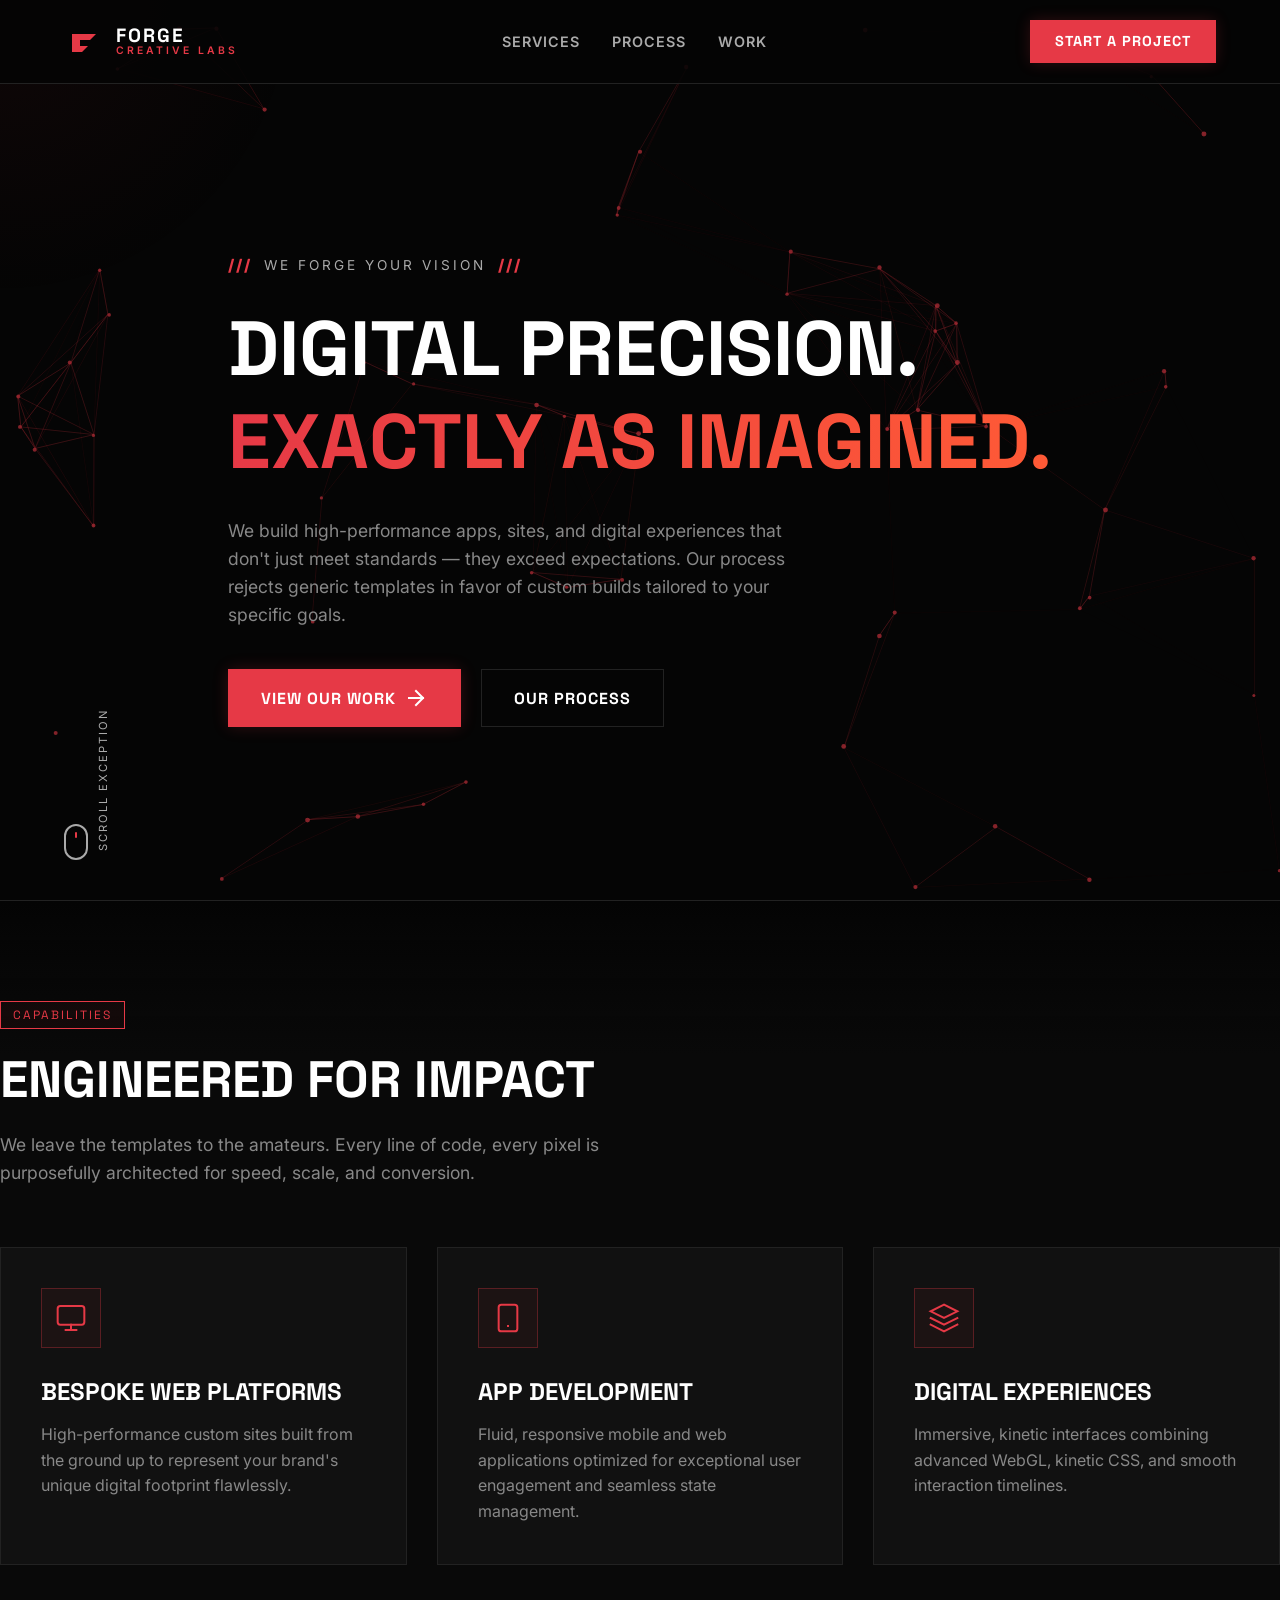
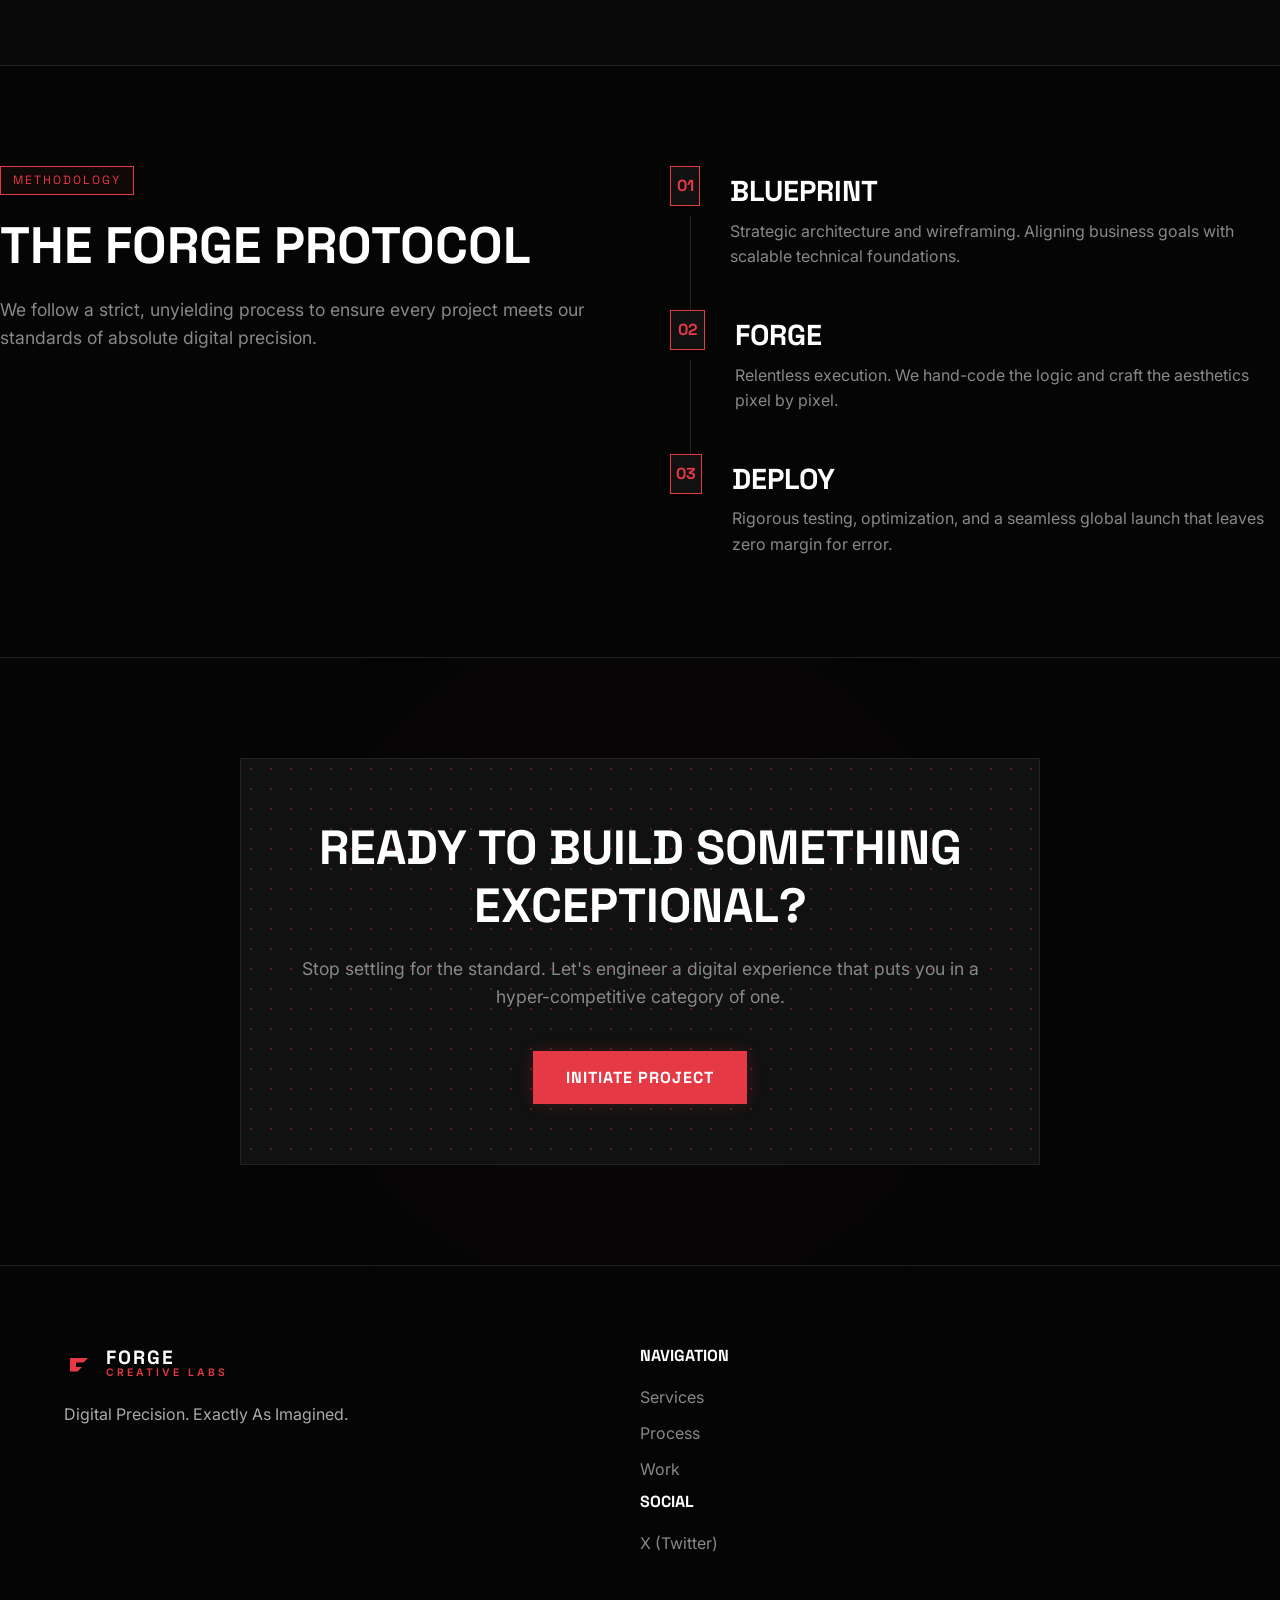
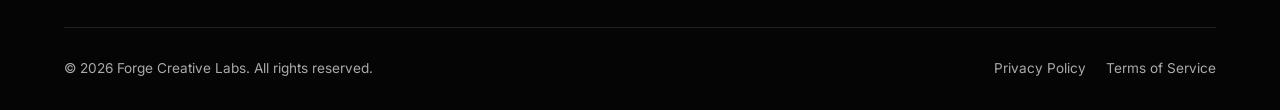
<file: index.html>
<!DOCTYPE html>
<html lang="en">
<head>
    <meta charset="UTF-8">
    <meta name="viewport" content="width=device-width, initial-scale=1.0">
    <title>Forge Creative Labs | Digital Precision</title>
    <meta name="description" content="We build high-performance apps, sites, and digital experiences that exceed expectations. Bespoke development crafted with digital precision.">
    <link rel="preconnect" href="https://fonts.googleapis.com">
    <link rel="preconnect" href="https://fonts.gstatic.com" crossorigin>
    <link href="https://fonts.googleapis.com/css2?family=Inter:wght@400;500;600&family=Space+Grotesk:wght@400;500;700;800&display=swap" rel="stylesheet">
    <link rel="stylesheet" href="css/style.css">
</head>
<body>
    <div id="canvas-container"></div>
    
    <div class="cursor-glow"></div>

    <header class="navbar">
        <div class="nav-container">
            <div class="logo">
                <svg width="40" height="40" viewBox="0 0 100 100" fill="none" xmlns="http://www.w3.org/2000/svg">
                    <path d="M20 30 H80 L65 45 H40 V60 H60 L45 75 H20 V30 Z" fill="#E63946"/>
                </svg>
                <div class="logo-text">
                    <span class="logo-name">FORGE</span>
                    <span class="logo-sub">CREATIVE LABS</span>
                </div>
            </div>
            <nav class="nav-links">
                <a href="#services" class="nav-link">Services</a>
                <a href="#process" class="nav-link">Process</a>
                <a href="#work" class="nav-link">Work</a>
            </nav>
            <div class="nav-actions">
                <a href="https://x.com/ForgeCreative26" target="_blank" class="btn btn-primary">Start a Project</a>
                <div class="hamburger">
                    <span></span>
                    <span></span>
                    <span></span>
                </div>
            </div>
        </div>
    </header>

    <main>
        <section class="hero" id="home">
            <div class="container hero-content">
                <div class="hero-label">
                    <span class="slashes">///</span>
                    <span class="label-text">WE FORGE YOUR VISION</span>
                    <span class="slashes">///</span>
                </div>
                <h1 class="hero-title">
                    <span class="line">DIGITAL PRECISION.</span>
                    <span class="line highlight">EXACTLY AS IMAGINED.</span>
                </h1>
                <p class="hero-subtitle">
                    We build high-performance apps, sites, and digital experiences that don't just meet standards — they exceed expectations. Our process rejects generic templates in favor of custom builds tailored to your specific goals.
                </p>
                <div class="hero-cta">
                    <a href="#work" class="btn btn-primary btn-large">
                        <span class="btn-text">View Our Work</span>
                        <svg class="btn-icon" width="24" height="24" viewBox="0 0 24 24" fill="none" xmlns="http://www.w3.org/2000/svg">
                            <path d="M5 12H19M19 12L12 5M19 12L12 19" stroke="currentColor" stroke-width="2" stroke-linecap="square"/>
                        </svg>
                    </a>
                    <a href="#process" class="btn btn-outline btn-large">Our Process</a>
                </div>
            </div>
            <div class="scroll-indicator">
                <div class="mouse">
                    <div class="wheel"></div>
                </div>
                <span class="scroll-text">SCROLL EXCEPTION</span>
            </div>
        </section>

        <section class="services" id="services">
            <div class="container block-padding">
                <div class="section-header">
                    <div class="badge">CAPABILITIES</div>
                    <h2 class="section-title">ENGINEERED FOR IMPACT</h2>
                    <p class="section-desc">We leave the templates to the amateurs. Every line of code, every pixel is purposefully architected for speed, scale, and conversion.</p>
                </div>
                
                <div class="services-grid">
                    <div class="service-card">
                        <div class="card-icon">
                            <svg width="32" height="32" viewBox="0 0 24 24" fill="none" stroke="#E63946" stroke-width="1.5" stroke-linecap="square">
                                <rect x="2" y="3" width="20" height="14" rx="2" ry="2"></rect>
                                <line x1="8" y1="21" x2="16" y2="21"></line>
                                <line x1="12" y1="17" x2="12" y2="21"></line>
                            </svg>
                        </div>
                        <h3 class="card-title">Bespoke Web Platforms</h3>
                        <p class="card-text">High-performance custom sites built from the ground up to represent your brand's unique digital footprint flawlessly.</p>
                        <div class="card-border"></div>
                    </div>
                    <div class="service-card">
                        <div class="card-icon">
                            <svg width="32" height="32" viewBox="0 0 24 24" fill="none" stroke="#E63946" stroke-width="1.5" stroke-linecap="square">
                                <rect x="5" y="2" width="14" height="20" rx="2" ry="2"></rect>
                                <line x1="12" y1="18" x2="12.01" y2="18"></line>
                            </svg>
                        </div>
                        <h3 class="card-title">App Development</h3>
                        <p class="card-text">Fluid, responsive mobile and web applications optimized for exceptional user engagement and seamless state management.</p>
                        <div class="card-border"></div>
                    </div>
                    <div class="service-card">
                        <div class="card-icon">
                            <svg width="32" height="32" viewBox="0 0 24 24" fill="none" stroke="#E63946" stroke-width="1.5" stroke-linecap="square">
                                <polygon points="12 2 2 7 12 12 22 7 12 2"></polygon>
                                <polyline points="2 17 12 22 22 17"></polyline>
                                <polyline points="2 12 12 17 22 12"></polyline>
                            </svg>
                        </div>
                        <h3 class="card-title">Digital Experiences</h3>
                        <p class="card-text">Immersive, kinetic interfaces combining advanced WebGL, kinetic CSS, and smooth interaction timelines.</p>
                        <div class="card-border"></div>
                    </div>
                </div>
            </div>
        </section>

        <section class="process" id="process">
            <div class="container block-padding">
                <div class="process-wrapper">
                    <div class="process-content">
                        <div class="badge">METHODOLOGY</div>
                        <h2 class="section-title">THE FORGE PROTOCOL</h2>
                        <p class="section-desc">We follow a strict, unyielding process to ensure every project meets our standards of absolute digital precision.</p>
                    </div>
                    <div class="process-steps">
                        <div class="step">
                            <div class="step-num">01</div>
                            <div class="step-details">
                                <h3 class="step-title">Blueprint</h3>
                                <p class="step-text">Strategic architecture and wireframing. Aligning business goals with scalable technical foundations.</p>
                            </div>
                        </div>
                        <div class="step">
                            <div class="step-num">02</div>
                            <div class="step-details">
                                <h3 class="step-title">Forge</h3>
                                <p class="step-text">Relentless execution. We hand-code the logic and craft the aesthetics pixel by pixel.</p>
                            </div>
                        </div>
                        <div class="step">
                            <div class="step-num">03</div>
                            <div class="step-details">
                                <h3 class="step-title">Deploy</h3>
                                <p class="step-text">Rigorous testing, optimization, and a seamless global launch that leaves zero margin for error.</p>
                            </div>
                        </div>
                    </div>
                </div>
            </div>
        </section>
        
        <section class="cta" id="contact">
            <div class="container">
                <div class="cta-box">
                    <div class="cta-bg-fx"></div>
                    <h2 class="cta-title">READY TO BUILD SOMETHING EXCEPTIONAL?</h2>
                    <p class="cta-text">Stop settling for the standard. Let's engineer a digital experience that puts you in a hyper-competitive category of one.</p>
                    <a href="https://x.com/ForgeCreative26" target="_blank" class="btn btn-primary btn-large cta-btn">Initiate Project</a>
                </div>
            </div>
        </section>
    </main>

    <footer>
        <div class="container">
            <div class="footer-grid">
                <div class="footer-brand">
                    <div class="logo">
                        <svg width="30" height="30" viewBox="0 0 100 100" fill="none" xmlns="http://www.w3.org/2000/svg">
                            <path d="M20 30 H80 L65 45 H40 V60 H60 L45 75 H20 V30 Z" fill="#E63946"/>
                        </svg>
                        <div class="logo-text">
                            <span class="logo-name">FORGE</span>
                            <span class="logo-sub">CREATIVE LABS</span>
                        </div>
                    </div>
                    <p class="footer-desc">Digital Precision. Exactly As Imagined.</p>
                </div>
                <div class="footer-links">
                    <div class="link-col">
                        <h4>Navigation</h4>
                        <a href="#services">Services</a>
                        <a href="#process">Process</a>
                        <a href="#work">Work</a>
                    </div>
                    <div class="link-col">
                        <h4>Social</h4>
                        <a href="https://x.com/ForgeCreative26" target="_blank">X (Twitter)</a>
                    </div>
                </div>
            </div>
            <div class="footer-bottom">
                <p>&copy; <span id="year"></span> Forge Creative Labs. All rights reserved.</p>
                <div class="legal">
                    <a href="privacy.html">Privacy Policy</a>
                    <a href="terms.html">Terms of Service</a>
                </div>
            </div>
        </div>
    </footer>

    <!-- Toast Notification -->
    <div id="toast-container" class="toast-container"></div>

    <script src="js/main.js"></script>
</body>
</html>
</file>
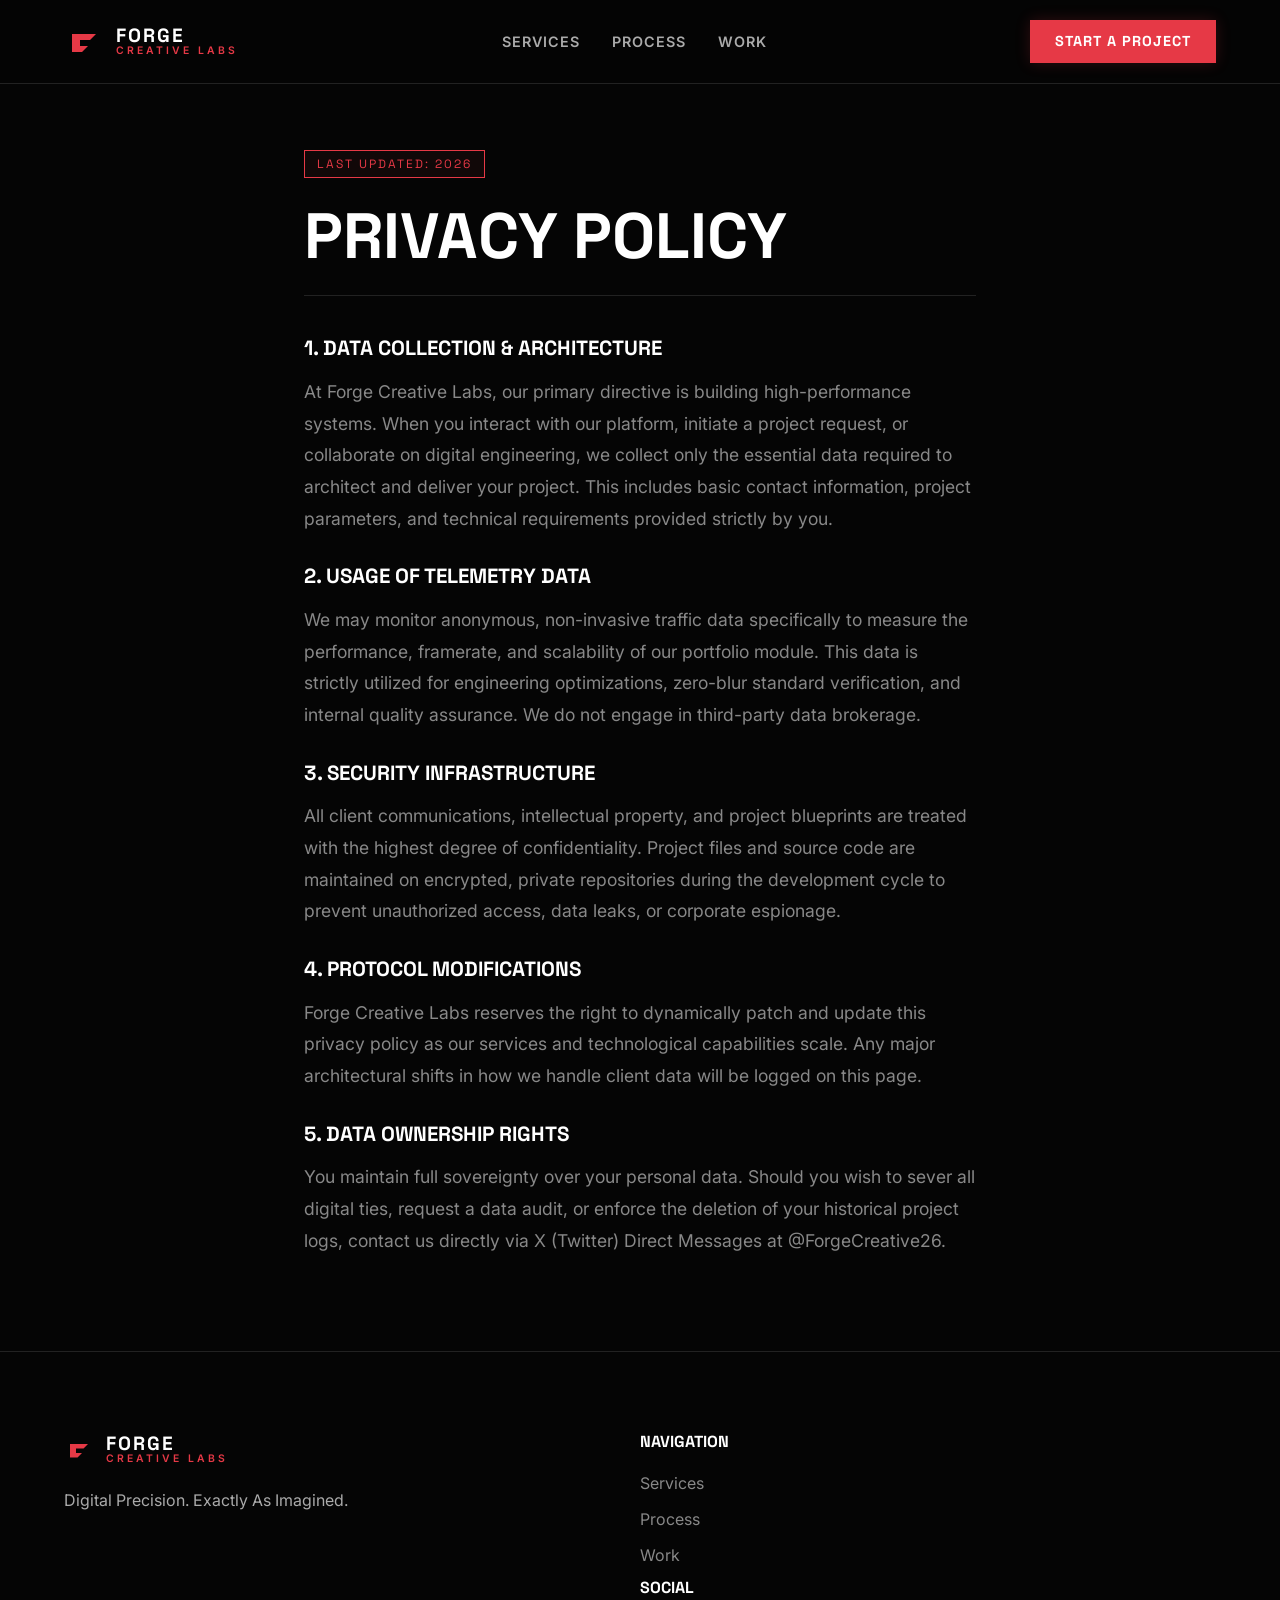
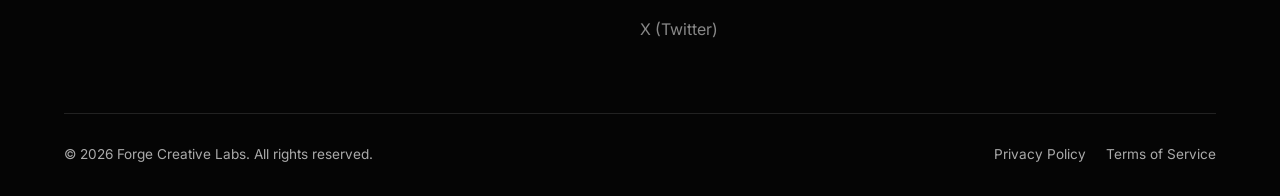
<file: privacy.html>
<!DOCTYPE html>
<html lang="en">
<head>
    <meta charset="UTF-8">
    <meta name="viewport" content="width=device-width, initial-scale=1.0">
    <title>Privacy Policy | Forge Creative Labs</title>
    <link href="https://fonts.googleapis.com/css2?family=Inter:wght@400;500;600&family=Space+Grotesk:wght@400;500;700;800&display=swap" rel="stylesheet">
    <link rel="stylesheet" href="css/style.css">
</head>
<body>
    <div class="cursor-glow" style="display: none;"></div>

    <header class="navbar" style="background: rgba(5,5,5,0.98);">
        <div class="nav-container">
            <div class="logo">
                <svg width="40" height="40" viewBox="0 0 100 100" fill="none" xmlns="http://www.w3.org/2000/svg">
                    <path d="M20 30 H80 L65 45 H40 V60 H60 L45 75 H20 V30 Z" fill="#E63946"/>
                </svg>
                <div class="logo-text">
                    <a href="index.html" style="text-decoration: none; display: flex; flex-direction: inherit; gap: inherit; color: inherit;">
                        <span class="logo-name">FORGE</span>
                        <span class="logo-sub">CREATIVE LABS</span>
                    </a>
                </div>
            </div>
            <nav class="nav-links">
                <a href="index.html#services" class="nav-link">Services</a>
                <a href="index.html#process" class="nav-link">Process</a>
                <a href="index.html#work" class="nav-link">Work</a>
            </nav>
            <div class="nav-actions">
                <a href="https://x.com/ForgeCreative26" target="_blank" class="btn btn-primary">Start a Project</a>
                <div class="hamburger">
                    <span></span>
                    <span></span>
                    <span></span>
                </div>
            </div>
        </div>
    </header>

    <main class="page-content" style="padding-top: 150px; padding-bottom: 80px; min-height: 80vh;">
        <div class="container" style="max-width: 800px;">
            <div class="badge" style="margin-bottom: 20px;">LAST UPDATED: 2026</div>
            <h1 class="hero-title" style="font-size: clamp(2rem, 5vw, 4rem); margin-bottom: 40px; border-bottom: 1px solid var(--border-color); padding-bottom: 20px;">PRIVACY POLICY</h1>
            
            <div class="legal-text" style="color: var(--text-muted); font-size: 1.1rem; line-height: 1.8;">
                <h3 style="color: var(--text-primary); font-family: var(--font-heading); margin: 30px 0 15px 0;">1. Data Collection & Architecture</h3>
                <p style="margin-bottom: 15px;">At Forge Creative Labs, our primary directive is building high-performance systems. When you interact with our platform, initiate a project request, or collaborate on digital engineering, we collect only the essential data required to architect and deliver your project. This includes basic contact information, project parameters, and technical requirements provided strictly by you.</p>

                <h3 style="color: var(--text-primary); font-family: var(--font-heading); margin: 30px 0 15px 0;">2. Usage of Telemetry Data</h3>
                <p style="margin-bottom: 15px;">We may monitor anonymous, non-invasive traffic data specifically to measure the performance, framerate, and scalability of our portfolio module. This data is strictly utilized for engineering optimizations, zero-blur standard verification, and internal quality assurance. We do not engage in third-party data brokerage.</p>

                <h3 style="color: var(--text-primary); font-family: var(--font-heading); margin: 30px 0 15px 0;">3. Security Infrastructure</h3>
                <p style="margin-bottom: 15px;">All client communications, intellectual property, and project blueprints are treated with the highest degree of confidentiality. Project files and source code are maintained on encrypted, private repositories during the development cycle to prevent unauthorized access, data leaks, or corporate espionage.</p>

                <h3 style="color: var(--text-primary); font-family: var(--font-heading); margin: 30px 0 15px 0;">4. Protocol Modifications</h3>
                <p style="margin-bottom: 15px;">Forge Creative Labs reserves the right to dynamically patch and update this privacy policy as our services and technological capabilities scale. Any major architectural shifts in how we handle client data will be logged on this page.</p>

                <h3 style="color: var(--text-primary); font-family: var(--font-heading); margin: 30px 0 15px 0;">5. Data Ownership Rights</h3>
                <p style="margin-bottom: 15px;">You maintain full sovereignty over your personal data. Should you wish to sever all digital ties, request a data audit, or enforce the deletion of your historical project logs, contact us directly via X (Twitter) Direct Messages at @ForgeCreative26.</p>
            </div>
        </div>
    </main>

    <footer>
        <div class="container">
            <div class="footer-grid">
                <div class="footer-brand">
                    <div class="logo">
                        <svg width="30" height="30" viewBox="0 0 100 100" fill="none" xmlns="http://www.w3.org/2000/svg">
                            <path d="M20 30 H80 L65 45 H40 V60 H60 L45 75 H20 V30 Z" fill="#E63946"/>
                        </svg>
                        <div class="logo-text">
                            <span class="logo-name">FORGE</span>
                            <span class="logo-sub">CREATIVE LABS</span>
                        </div>
                    </div>
                    <p class="footer-desc">Digital Precision. Exactly As Imagined.</p>
                </div>
                <div class="footer-links">
                    <div class="link-col">
                        <h4>Navigation</h4>
                        <a href="index.html#services">Services</a>
                        <a href="index.html#process">Process</a>
                        <a href="index.html#work">Work</a>
                    </div>
                    <div class="link-col">
                        <h4>Social</h4>
                        <a href="https://x.com/ForgeCreative26" target="_blank">X (Twitter)</a>
                    </div>
                </div>
            </div>
            <div class="footer-bottom">
                <p>&copy; <span id="year"></span> Forge Creative Labs. All rights reserved.</p>
                <div class="legal">
                    <a href="privacy.html">Privacy Policy</a>
                    <a href="terms.html">Terms of Service</a>
                </div>
            </div>
        </div>
    </footer>
    <div id="toast-container" class="toast-container"></div>
    <script src="js/main.js"></script>
</body>
</html>
</file>
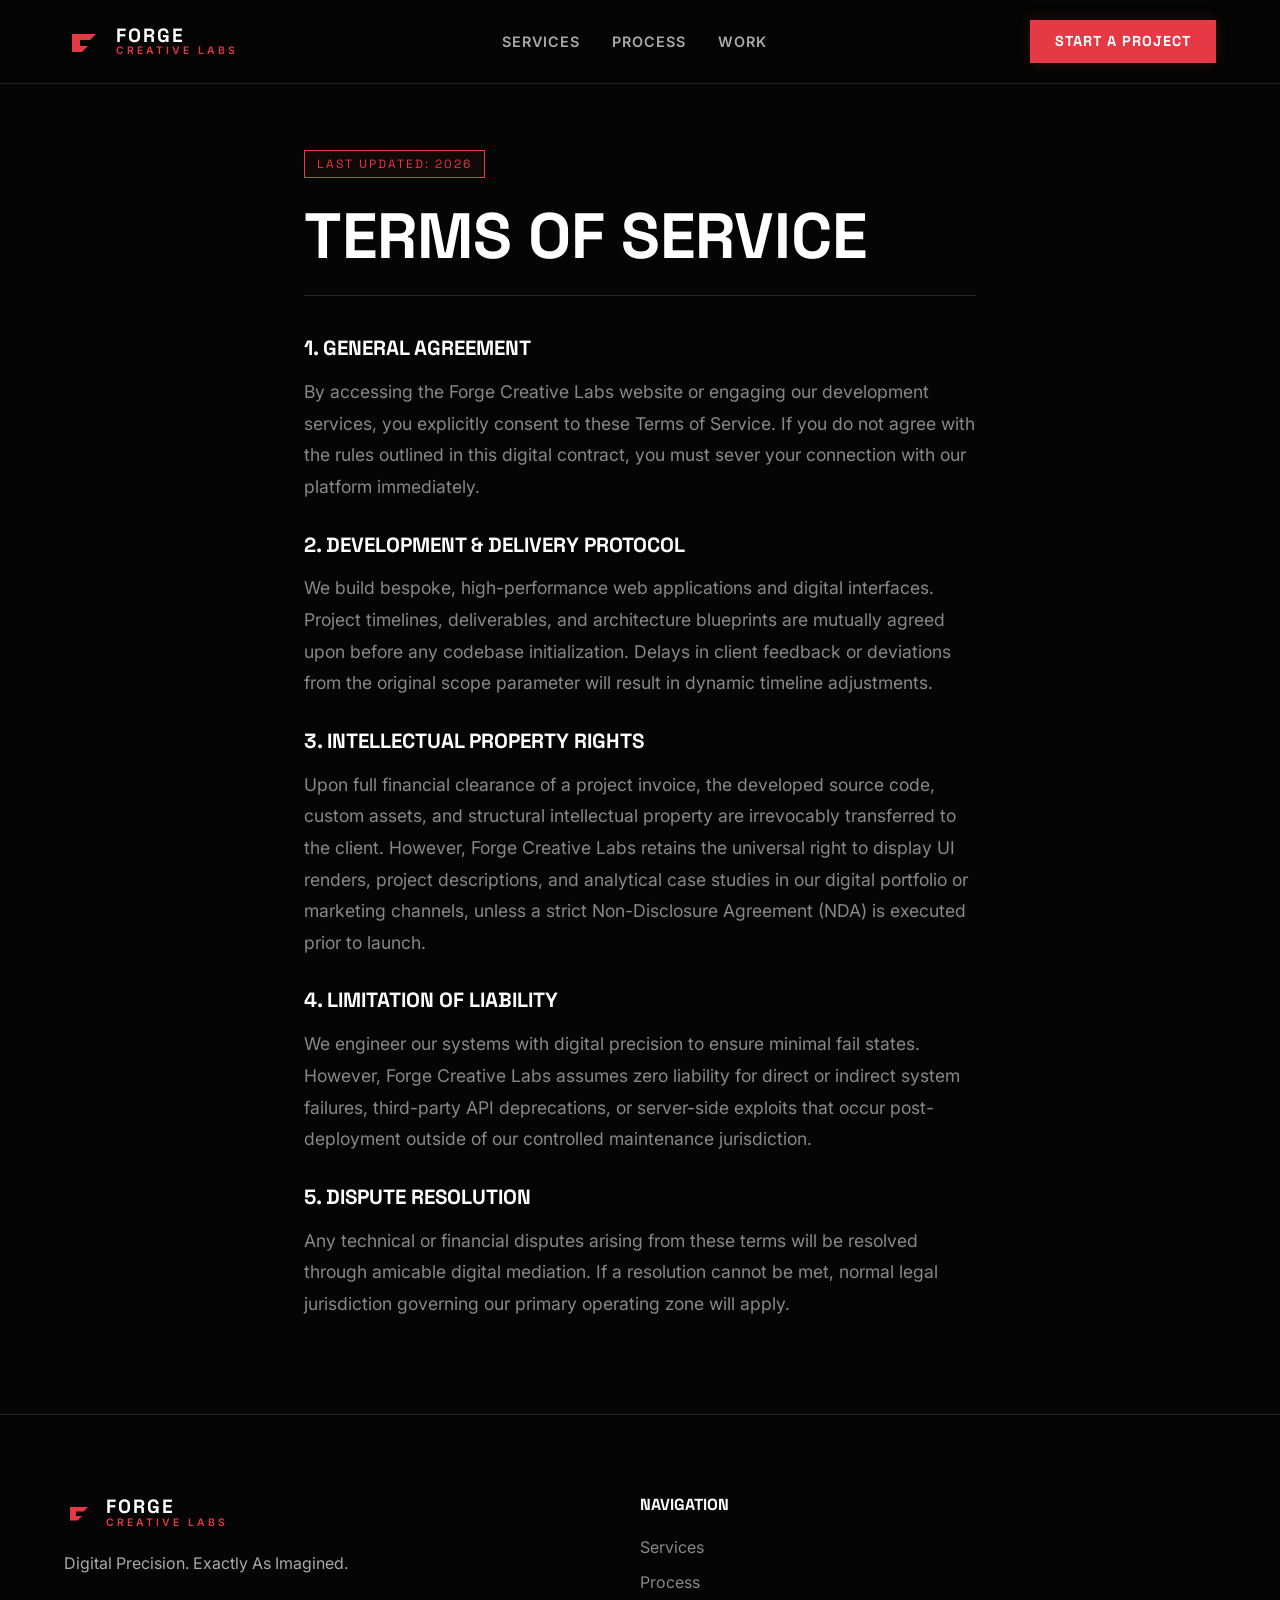
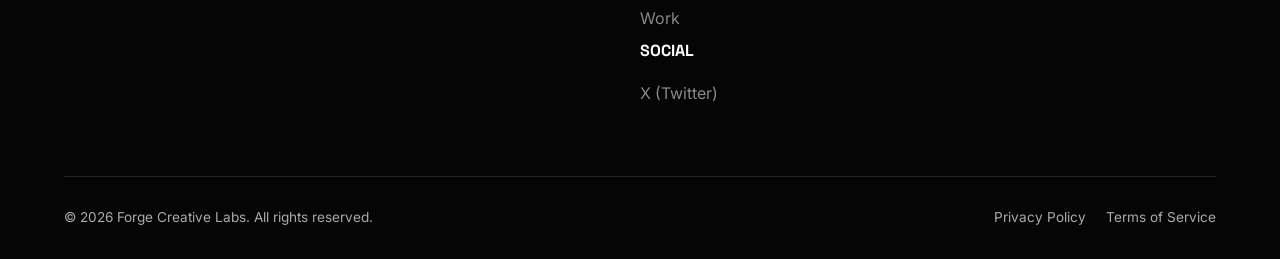
<file: terms.html>
<!DOCTYPE html>
<html lang="en">
<head>
    <meta charset="UTF-8">
    <meta name="viewport" content="width=device-width, initial-scale=1.0">
    <title>Terms of Service | Forge Creative Labs</title>
    <link href="https://fonts.googleapis.com/css2?family=Inter:wght@400;500;600&family=Space+Grotesk:wght@400;500;700;800&display=swap" rel="stylesheet">
    <link rel="stylesheet" href="css/style.css">
</head>
<body>
    <div class="cursor-glow" style="display: none;"></div>

    <header class="navbar" style="background: rgba(5,5,5,0.98);">
        <div class="nav-container">
            <div class="logo">
                <svg width="40" height="40" viewBox="0 0 100 100" fill="none" xmlns="http://www.w3.org/2000/svg">
                    <path d="M20 30 H80 L65 45 H40 V60 H60 L45 75 H20 V30 Z" fill="#E63946"/>
                </svg>
                <div class="logo-text">
                    <a href="index.html" style="text-decoration: none; display: flex; flex-direction: inherit; gap: inherit; color: inherit;">
                        <span class="logo-name">FORGE</span>
                        <span class="logo-sub">CREATIVE LABS</span>
                    </a>
                </div>
            </div>
            <nav class="nav-links">
                <a href="index.html#services" class="nav-link">Services</a>
                <a href="index.html#process" class="nav-link">Process</a>
                <a href="index.html#work" class="nav-link">Work</a>
            </nav>
            <div class="nav-actions">
                <a href="https://x.com/ForgeCreative26" target="_blank" class="btn btn-primary">Start a Project</a>
                <div class="hamburger">
                    <span></span>
                    <span></span>
                    <span></span>
                </div>
            </div>
        </div>
    </header>

    <main class="page-content" style="padding-top: 150px; padding-bottom: 80px; min-height: 80vh;">
        <div class="container" style="max-width: 800px;">
            <div class="badge" style="margin-bottom: 20px;">LAST UPDATED: 2026</div>
            <h1 class="hero-title" style="font-size: clamp(2rem, 5vw, 4rem); margin-bottom: 40px; border-bottom: 1px solid var(--border-color); padding-bottom: 20px;">TERMS OF SERVICE</h1>
            
            <div class="legal-text" style="color: var(--text-muted); font-size: 1.1rem; line-height: 1.8;">
                <h3 style="color: var(--text-primary); font-family: var(--font-heading); margin: 30px 0 15px 0;">1. General Agreement</h3>
                <p style="margin-bottom: 15px;">By accessing the Forge Creative Labs website or engaging our development services, you explicitly consent to these Terms of Service. If you do not agree with the rules outlined in this digital contract, you must sever your connection with our platform immediately.</p>

                <h3 style="color: var(--text-primary); font-family: var(--font-heading); margin: 30px 0 15px 0;">2. Development & Delivery Protocol</h3>
                <p style="margin-bottom: 15px;">We build bespoke, high-performance web applications and digital interfaces. Project timelines, deliverables, and architecture blueprints are mutually agreed upon before any codebase initialization. Delays in client feedback or deviations from the original scope parameter will result in dynamic timeline adjustments.</p>

                <h3 style="color: var(--text-primary); font-family: var(--font-heading); margin: 30px 0 15px 0;">3. Intellectual Property Rights</h3>
                <p style="margin-bottom: 15px;">Upon full financial clearance of a project invoice, the developed source code, custom assets, and structural intellectual property are irrevocably transferred to the client. However, Forge Creative Labs retains the universal right to display UI renders, project descriptions, and analytical case studies in our digital portfolio or marketing channels, unless a strict Non-Disclosure Agreement (NDA) is executed prior to launch.</p>

                <h3 style="color: var(--text-primary); font-family: var(--font-heading); margin: 30px 0 15px 0;">4. Limitation of Liability</h3>
                <p style="margin-bottom: 15px;">We engineer our systems with digital precision to ensure minimal fail states. However, Forge Creative Labs assumes zero liability for direct or indirect system failures, third-party API deprecations, or server-side exploits that occur post-deployment outside of our controlled maintenance jurisdiction.</p>

                <h3 style="color: var(--text-primary); font-family: var(--font-heading); margin: 30px 0 15px 0;">5. Dispute Resolution</h3>
                <p style="margin-bottom: 15px;">Any technical or financial disputes arising from these terms will be resolved through amicable digital mediation. If a resolution cannot be met, normal legal jurisdiction governing our primary operating zone will apply.</p>
            </div>
        </div>
    </main>

    <footer>
        <div class="container">
            <div class="footer-grid">
                <div class="footer-brand">
                    <div class="logo">
                        <svg width="30" height="30" viewBox="0 0 100 100" fill="none" xmlns="http://www.w3.org/2000/svg">
                            <path d="M20 30 H80 L65 45 H40 V60 H60 L45 75 H20 V30 Z" fill="#E63946"/>
                        </svg>
                        <div class="logo-text">
                            <span class="logo-name">FORGE</span>
                            <span class="logo-sub">CREATIVE LABS</span>
                        </div>
                    </div>
                    <p class="footer-desc">Digital Precision. Exactly As Imagined.</p>
                </div>
                <div class="footer-links">
                    <div class="link-col">
                        <h4>Navigation</h4>
                        <a href="index.html#services">Services</a>
                        <a href="index.html#process">Process</a>
                        <a href="index.html#work">Work</a>
                    </div>
                    <div class="link-col">
                        <h4>Social</h4>
                        <a href="https://x.com/ForgeCreative26" target="_blank">X (Twitter)</a>
                    </div>
                </div>
            </div>
            <div class="footer-bottom">
                <p>&copy; <span id="year"></span> Forge Creative Labs. All rights reserved.</p>
                <div class="legal">
                    <a href="privacy.html">Privacy Policy</a>
                    <a href="terms.html">Terms of Service</a>
                </div>
            </div>
        </div>
    </footer>
    <div id="toast-container" class="toast-container"></div>
    <script src="js/main.js"></script>
</body>
</html>
</file>
<file: css/style.css>
:root {
    --bg-dark: #050505;
    --bg-card: #111111;
    --bg-accent: #1a1a1a;
    --text-primary: #ffffff;
    --text-muted: #888888;
    --text-dark: #aaaaaa;
    --accent-red: #E63946;
    --accent-orange: #FF5A36;
    --border-color: #222222;
    --border-highlight: rgba(230, 57, 70, 0.3);
    
    --font-sans: 'Inter', sans-serif;
    --font-heading: 'Space Grotesk', sans-serif;
    
    --transition-fast: 0.2s cubic-bezier(0.16, 1, 0.3, 1);
    --transition-medium: 0.4s cubic-bezier(0.16, 1, 0.3, 1);
}

* {
    margin: 0;
    padding: 0;
    box-sizing: border-box;
}

body {
    background-color: var(--bg-dark);
    color: var(--text-primary);
    font-family: var(--font-sans);
    line-height: 1.6;
    overflow-x: hidden;
}

a {
    color: inherit;
    text-decoration: none;
}

ul {
    list-style: none;
}

.container {
    max-width: 1280px;
    margin: 0 auto;
    padding: 0 5%;
}

.block-padding {
    padding: 100px 0;
}

/* Custom Cursor Glow */
.cursor-glow {
    position: fixed;
    top: 0;
    left: 0;
    width: 600px;
    height: 600px;
    background: radial-gradient(circle closest-side, rgba(230, 57, 70, 0.05), transparent);
    transform: translate(-50%, -50%);
    pointer-events: none;
    z-index: 0;
}

/* Canvas Background */
#canvas-container {
    position: fixed;
    top: 0;
    left: 0;
    width: 100vw;
    height: 100vh;
    z-index: -1;
    opacity: 0.7;
}

/* Typography elements */
h1, h2, h3, h4, h5, h6, .logo-name, .badge, .btn {
    font-family: var(--font-heading);
    text-transform: uppercase;
    line-height: 1.2;
}

/* Navbar */
.navbar {
    position: fixed;
    top: 0;
    left: 0;
    width: 100%;
    z-index: 100;
    padding: 20px 0;
    background: rgba(5, 5, 5, 0.9);
    border-bottom: 1px solid var(--border-color);
    transition: transform var(--transition-fast);
}

.nav-container {
    max-width: 1280px;
    margin: 0 auto;
    padding: 0 5%;
    display: flex;
    justify-content: space-between;
    align-items: center;
}

.logo {
    display: flex;
    align-items: center;
    gap: 12px;
    z-index: 10;
}

.logo-text {
    display: flex;
    flex-direction: column;
}

.logo-name {
    font-size: 1.2rem;
    font-weight: 800;
    letter-spacing: 2px;
}

.logo-sub {
    font-size: 0.65rem;
    color: var(--accent-red);
    letter-spacing: 3px;
    font-weight: 600;
    margin-top: -4px;
}

.nav-links {
    display: flex;
    gap: 32px;
}

.nav-link {
    font-size: 0.9rem;
    font-weight: 600;
    color: var(--text-dark);
    text-transform: uppercase;
    letter-spacing: 1px;
    transition: color var(--transition-fast);
    position: relative;
}

.nav-link:hover {
    color: var(--text-primary);
}

.nav-link::after {
    content: '';
    position: absolute;
    bottom: -4px;
    left: 0;
    width: 0%;
    height: 2px;
    background-color: var(--accent-red);
    transition: width var(--transition-medium);
}

.nav-link:hover::after {
    width: 100%;
}

.nav-actions {
    display: flex;
    gap: 16px;
}

/* Buttons */
.btn {
    display: inline-flex;
    align-items: center;
    justify-content: center;
    padding: 12px 24px;
    font-size: 0.9rem;
    font-weight: 700;
    letter-spacing: 1px;
    cursor: pointer;
    transition: all var(--transition-medium);
    border: 1px solid transparent;
    gap: 8px;
    position: relative;
    overflow: hidden;
}

.btn-large {
    padding: 16px 32px;
    font-size: 1rem;
}

.btn-primary {
    background: var(--accent-red);
    color: #fff;
    border-color: var(--accent-red);
    box-shadow: 0 0 15px rgba(230, 57, 70, 0.2);
}

.btn-primary:after {
    content: '';
    position: absolute;
    top: 0;
    left: -100%;
    width: 100%;
    height: 100%;
    background: linear-gradient(90deg, transparent, rgba(255,255,255,0.2), transparent);
    transition: left 0.5s ease;
}

.btn-primary:hover {
    background: transparent;
    color: var(--accent-red);
    box-shadow: 0 0 25px rgba(230, 57, 70, 0.4);
}

.btn-primary:hover:after {
    left: 100%;
}

.btn-outline {
    background: transparent;
    color: var(--text-primary);
    border-color: var(--border-color);
}

.btn-outline:hover {
    border-color: var(--accent-red);
    color: var(--accent-red);
    background: rgba(230, 57, 70, 0.05);
}

.btn-icon {
    transition: transform var(--transition-medium);
}

.btn:hover .btn-icon {
    transform: translateX(4px) translateY(-4px);
}

/* Hero Section */
.hero {
    min-height: 100vh;
    display: flex;
    flex-direction: column;
    justify-content: center;
    position: relative;
    padding-top: 80px;
    overflow: hidden;
}

.hero-content {
    display: flex;
    flex-direction: column;
    align-items: flex-start;
    justify-content: center;
    position: relative;
    z-index: 10;
}

.hero-label {
    display: flex;
    align-items: center;
    gap: 12px;
    margin-bottom: 24px;
    opacity: 0;
    transform: translateY(20px);
    animation: fadeUp 0.8s forwards 0.2s;
}

.slashes {
    color: var(--accent-red);
    font-weight: 800;
    letter-spacing: 2px;
}

.label-text {
    font-size: 0.85rem;
    text-transform: uppercase;
    letter-spacing: 3px;
    color: var(--text-dark);
}

.hero-title {
    font-size: clamp(3rem, 6vw, 5.5rem);
    font-weight: 800;
    margin-bottom: 30px;
    display: flex;
    flex-direction: column;
}

.hero-title .line {
    opacity: 0;
    transform: translateY(30px);
}

.hero-title .line:nth-child(1) {
    animation: fadeUp 0.8s forwards 0.4s;
}

.hero-title .line:nth-child(2) {
    animation: fadeUp 0.8s forwards 0.6s;
}

.highlight {
    color: var(--accent-red);
    /* For a text-gradient effect */
    background: linear-gradient(90deg, var(--accent-red), var(--accent-orange));
    -webkit-background-clip: text;
    background-clip: text;
    -webkit-text-fill-color: transparent;
}

.hero-subtitle {
    font-size: 1.1rem;
    color: var(--text-muted);
    max-width: 600px;
    margin-bottom: 40px;
    opacity: 0;
    transform: translateY(20px);
    animation: fadeUp 0.8s forwards 0.8s;
}

.hero-cta {
    display: flex;
    gap: 20px;
    opacity: 0;
    transform: translateY(20px);
    animation: fadeUp 0.8s forwards 1s;
}

.scroll-indicator {
    position: absolute;
    bottom: 40px;
    left: 5%;
    display: flex;
    align-items: center;
    gap: 15px;
    opacity: 0;
    animation: fadeIn 1s forwards 1.5s;
}

.mouse {
    width: 24px;
    height: 36px;
    border: 2px solid var(--text-dark);
    border-radius: 12px;
    position: relative;
}

.wheel {
    width: 2px;
    height: 6px;
    background: var(--accent-red);
    position: absolute;
    top: 6px;
    left: 50%;
    transform: translateX(-50%);
    border-radius: 2px;
    animation: scrollWheel 1.5s infinite;
}

.scroll-text {
    font-size: 0.7rem;
    text-transform: uppercase;
    letter-spacing: 2px;
    color: var(--text-dark);
    transform: rotate(-90deg);
    transform-origin: left center;
    position: absolute;
    left: 40px;
    bottom: 0px;
    white-space: nowrap;
}

/* Sections Global */
.section-header {
    margin-bottom: 60px;
    max-width: 700px;
}

.badge {
    display: inline-block;
    padding: 6px 12px;
    border: 1px solid var(--accent-red);
    color: var(--accent-red);
    font-size: 0.75rem;
    letter-spacing: 2px;
    margin-bottom: 20px;
    background: rgba(230, 57, 70, 0.05);
}

.section-title {
    font-size: clamp(2rem, 4vw, 3.5rem);
    margin-bottom: 20px;
}

.section-desc {
    color: var(--text-muted);
    font-size: 1.1rem;
}

/* Services */
.services {
    position: relative;
    z-index: 10;
    background: linear-gradient(180deg, transparent, rgba(10,10,10,0.8) 20%);
    border-top: 1px solid var(--border-color);
}

.services-grid {
    display: grid;
    grid-template-columns: repeat(auto-fit, minmax(300px, 1fr));
    gap: 30px;
}

.service-card {
    background: var(--bg-card);
    padding: 40px;
    position: relative;
    border: 1px solid var(--border-color);
    transition: transform var(--transition-medium), background var(--transition-medium);
    overflow: hidden;
}

.service-card:hover {
    transform: translateY(-10px);
    background: var(--bg-accent);
}

.card-icon {
    margin-bottom: 30px;
    display: flex;
    justify-content: center;
    align-items: center;
    width: 60px;
    height: 60px;
    background: rgba(230, 57, 70, 0.05);
    border: 1px solid var(--border-highlight);
    border-radius: 0; /* Sharp corners per industrial vibe */
    transition: all var(--transition-medium);
}

.service-card:hover .card-icon {
    background: var(--accent-red);
}

.service-card:hover .card-icon stroke,
.service-card:hover .card-icon svg {
    stroke: #fff;
}

.card-title {
    font-size: 1.5rem;
    margin-bottom: 15px;
}

.card-text {
    color: var(--text-muted);
    font-size: 1rem;
}

.card-border {
    position: absolute;
    bottom: 0;
    left: 0;
    height: 2px;
    width: 0;
    background: var(--accent-red);
    transition: width var(--transition-medium);
}

.service-card:hover .card-border {
    width: 100%;
}

/* Process Section */
.process {
    background: var(--bg-dark);
    position: relative;
    border-top: 1px solid var(--border-color);
}

.process-wrapper {
    display: grid;
    grid-template-columns: 1fr 1fr;
    gap: 60px;
}

.process-steps {
    display: flex;
    flex-direction: column;
    gap: 40px;
}

.step {
    display: flex;
    gap: 30px;
    position: relative;
}

.step::before {
    content: '';
    position: absolute;
    left: 20px;
    top: 50px;
    bottom: -40px;
    width: 1px;
    background: var(--border-color);
    z-index: 1;
}

.step:last-child::before {
    display: none;
}

.step-num {
    width: 40px;
    height: 40px;
    background: var(--bg-card);
    border: 1px solid var(--accent-red);
    color: var(--accent-red);
    display: flex;
    align-items: center;
    justify-content: center;
    font-family: var(--font-heading);
    font-weight: 700;
    z-index: 2;
    position: relative;
}

.step-details {
    padding-top: 8px;
}

.step-title {
    font-size: 1.8rem;
    margin-bottom: 10px;
    color: var(--text-primary);
}

.step-text {
    color: var(--text-muted);
}

/* CTA */
.cta {
    padding: 100px 0;
    border-top: 1px solid var(--border-color);
    background: radial-gradient(circle at center, rgba(230, 57, 70, 0.05) 0%, transparent 60%);
}

.cta-box {
    text-align: center;
    max-width: 800px;
    margin: 0 auto;
    padding: 60px 40px;
    border: 1px solid var(--border-color);
    background: var(--bg-card);
    position: relative;
    overflow: hidden;
}

.cta-bg-fx {
    position: absolute;
    top: 0;
    left: 0;
    right: 0;
    bottom: 0;
    opacity: 0.3;
    background-image: radial-gradient(var(--accent-red) 1px, transparent 1px);
    background-size: 20px 20px;
    z-index: 0;
}

.cta-title, .cta-text, .cta-btn {
    position: relative;
    z-index: 10;
}

.cta-title {
    font-size: clamp(2rem, 4vw, 3rem);
    margin-bottom: 20px;
}

.cta-text {
    font-size: 1.1rem;
    color: var(--text-muted);
    margin-bottom: 40px;
}

/* Footer */
footer {
    border-top: 1px solid var(--border-color);
    padding: 80px 0 30px;
    background: var(--bg-dark);
}

.footer-grid {
    display: grid;
    grid-template-columns: 2fr 1fr 1fr;
    gap: 40px;
    margin-bottom: 60px;
}

.footer-desc {
    color: var(--text-dark);
    margin-top: 20px;
    max-width: 300px;
}

.link-col h4 {
    color: var(--text-primary);
    margin-bottom: 20px;
    font-size: 1rem;
}

.link-col a {
    display: block;
    color: var(--text-muted);
    margin-bottom: 10px;
    transition: color var(--transition-fast);
}

.link-col a:hover {
    color: var(--accent-red);
}

.footer-bottom {
    display: flex;
    justify-content: space-between;
    align-items: center;
    padding-top: 30px;
    border-top: 1px solid var(--border-color);
    color: var(--text-dark);
    font-size: 0.85rem;
}

.legal {
    display: flex;
    gap: 20px;
}

.legal a:hover {
    color: var(--text-primary);
}

/* Animations */
@keyframes fadeUp {
    from {
        opacity: 0;
        transform: translateY(30px);
    }
    to {
        opacity: 1;
        transform: translateY(0);
    }
}

@keyframes fadeIn {
    from { opacity: 0; }
    to { opacity: 1; }
}

@keyframes scrollWheel {
    0% { top: 6px; opacity: 1; }
    100% { top: 20px; opacity: 0; }
}

/* Contact Modal */
.modal-overlay {
    position: fixed;
    top: 0;
    left: 0;
    width: 100vw;
    height: 100vh;
    background: rgba(5, 5, 5, 0.95);
    z-index: 1000;
    display: flex;
    justify-content: center;
    align-items: center;
    opacity: 0;
    pointer-events: none;
    transition: opacity var(--transition-medium);
}
.modal-overlay.active {
    opacity: 1;
    pointer-events: auto;
}
.modal-content {
    background: var(--bg-card);
    border: 1px solid var(--accent-red);
    width: 90%;
    max-width: 500px;
    padding: 40px;
    position: relative;
    transform: translateY(20px);
    transition: transform var(--transition-medium);
    box-shadow: 0 10px 40px rgba(5, 5, 5, 0.8), 0 0 30px rgba(230, 57, 70, 0.15);
}
.modal-overlay.active .modal-content {
    transform: translateY(0);
}
.modal-close {
    position: absolute;
    top: 15px;
    right: 20px;
    background: transparent;
    border: none;
    color: var(--text-muted);
    font-size: 2rem;
    cursor: pointer;
    transition: color var(--transition-fast);
}
.modal-close:hover {
    color: var(--accent-red);
}
.modal-title {
    font-size: 1.8rem;
    margin-bottom: 10px;
}
.modal-desc {
    color: var(--text-muted);
    margin-bottom: 30px;
    font-size: 0.95rem;
}
.contact-form {
    display: flex;
    flex-direction: column;
    gap: 20px;
}
.form-group {
    display: flex;
    flex-direction: column;
    gap: 8px;
}
.form-group label {
    font-size: 0.85rem;
    font-family: var(--font-heading);
    text-transform: uppercase;
    letter-spacing: 1px;
    color: var(--text-dark);
}
.form-group input,
.form-group textarea {
    background: rgba(5, 5, 5, 0.5);
    border: 1px solid var(--border-color);
    padding: 12px 15px;
    color: var(--text-primary);
    font-family: var(--font-sans);
    font-size: 1rem;
    transition: border-color var(--transition-fast), box-shadow var(--transition-fast);
    outline: none;
}
.form-group input:focus,
.form-group textarea:focus {
    border-color: var(--accent-red);
    box-shadow: 0 0 10px rgba(230, 57, 70, 0.1);
}
.btn-full {
    width: 100%;
    margin-top: 10px;
}

/* Toast Notification */
.toast-container {
    position: fixed;
    bottom: 30px;
    right: 30px;
    z-index: 2000;
    display: flex;
    flex-direction: column;
    gap: 15px;
    pointer-events: none;
}
.toast {
    background: rgba(5, 5, 5, 0.98);
    border: 1px solid var(--border-color);
    border-left: 3px solid var(--accent-red);
    padding: 16px 20px;
    box-shadow: 0 10px 30px rgba(0,0,0,0.8);
    color: var(--text-primary);
    font-family: var(--font-heading);
    font-size: 0.85rem;
    letter-spacing: 1px;
    text-transform: uppercase;
    animation: slideInToast 0.4s cubic-bezier(0.16, 1, 0.3, 1) forwards;
    display: flex;
    align-items: center;
    gap: 12px;
}
.toast-icon {
    color: var(--accent-red);
}

@keyframes slideInToast {
    from { opacity: 0; transform: translateX(100%); }
    to { opacity: 1; transform: translateX(0); }
}
@keyframes fadeOutToast {
    from { opacity: 1; transform: translateX(0); }
    to { opacity: 0; transform: translateX(100%); }
}

/* Hamburger */
.hamburger {
    display: none;
    flex-direction: column;
    justify-content: space-between;
    width: 30px;
    height: 20px;
    cursor: pointer;
    z-index: 101;
}

.hamburger span {
    display: block;
    height: 2px;
    width: 100%;
    background-color: var(--text-primary);
    transition: all var(--transition-fast);
}

.hamburger.active span:nth-child(1) {
    transform: translateY(9px) rotate(45deg);
}

.hamburger.active span:nth-child(2) {
    opacity: 0;
}

.hamburger.active span:nth-child(3) {
    transform: translateY(-9px) rotate(-45deg);
}

/* Responsive */
@media (max-width: 900px) {
    .process-wrapper {
        grid-template-columns: 1fr;
        gap: 40px;
    }
    .footer-grid {
        grid-template-columns: 1fr 1fr;
    }
    .footer-brand {
        grid-column: 1 / -1;
    }
    .hero-title {
        font-size: clamp(2.5rem, 8vw, 4.5rem);
    }
    .section-title {
        font-size: clamp(1.8rem, 6vw, 3rem);
    }
    .block-padding {
        padding: 60px 0;
    }
    .step::before {
        left: 15px;
    }
    .step-num {
        width: 30px;
        height: 30px;
        font-size: 0.9rem;
    }
}

@media (max-width: 768px) {
    .hamburger {
        display: flex;
    }
    .nav-links {
        position: fixed;
        top: 0;
        right: -100%;
        width: 100%;
        height: 100vh;
        background: rgba(5, 5, 5, 0.98);
        border-left: 1px solid var(--border-color);
        flex-direction: column;
        justify-content: center;
        align-items: center;
        transition: right var(--transition-medium);
        z-index: 99;
    }
    .nav-links.active {
        right: 0;
    }
    .nav-link {
        font-size: 1.5rem;
        margin: 15px 0;
    }
    .nav-actions .btn {
        display: none;
    }
    .hero-cta {
        flex-direction: column;
        width: 100%;
    }
    .hero-cta .btn {
        width: 100%;
    }
    .scroll-indicator {
        display: none;
    }
    .services-grid {
        grid-template-columns: 1fr;
    }
    .toast-container {
        left: 20px;
        right: 20px;
        bottom: 20px;
        align-items: center;
    }
    .toast {
        font-size: 0.75rem;
        padding: 12px 15px;
        width: 100%;
    }
}

@media (max-width: 600px) {
    .footer-bottom {
        flex-direction: column;
        gap: 20px;
        text-align: center;
    }
    .footer-grid {
        grid-template-columns: 1fr;
    }
    .hero-label {
        flex-direction: column;
        align-items: flex-start;
        gap: 5px;
    }
    .hero-title .line {
        line-height: 1.1;
    }
}
</file>
